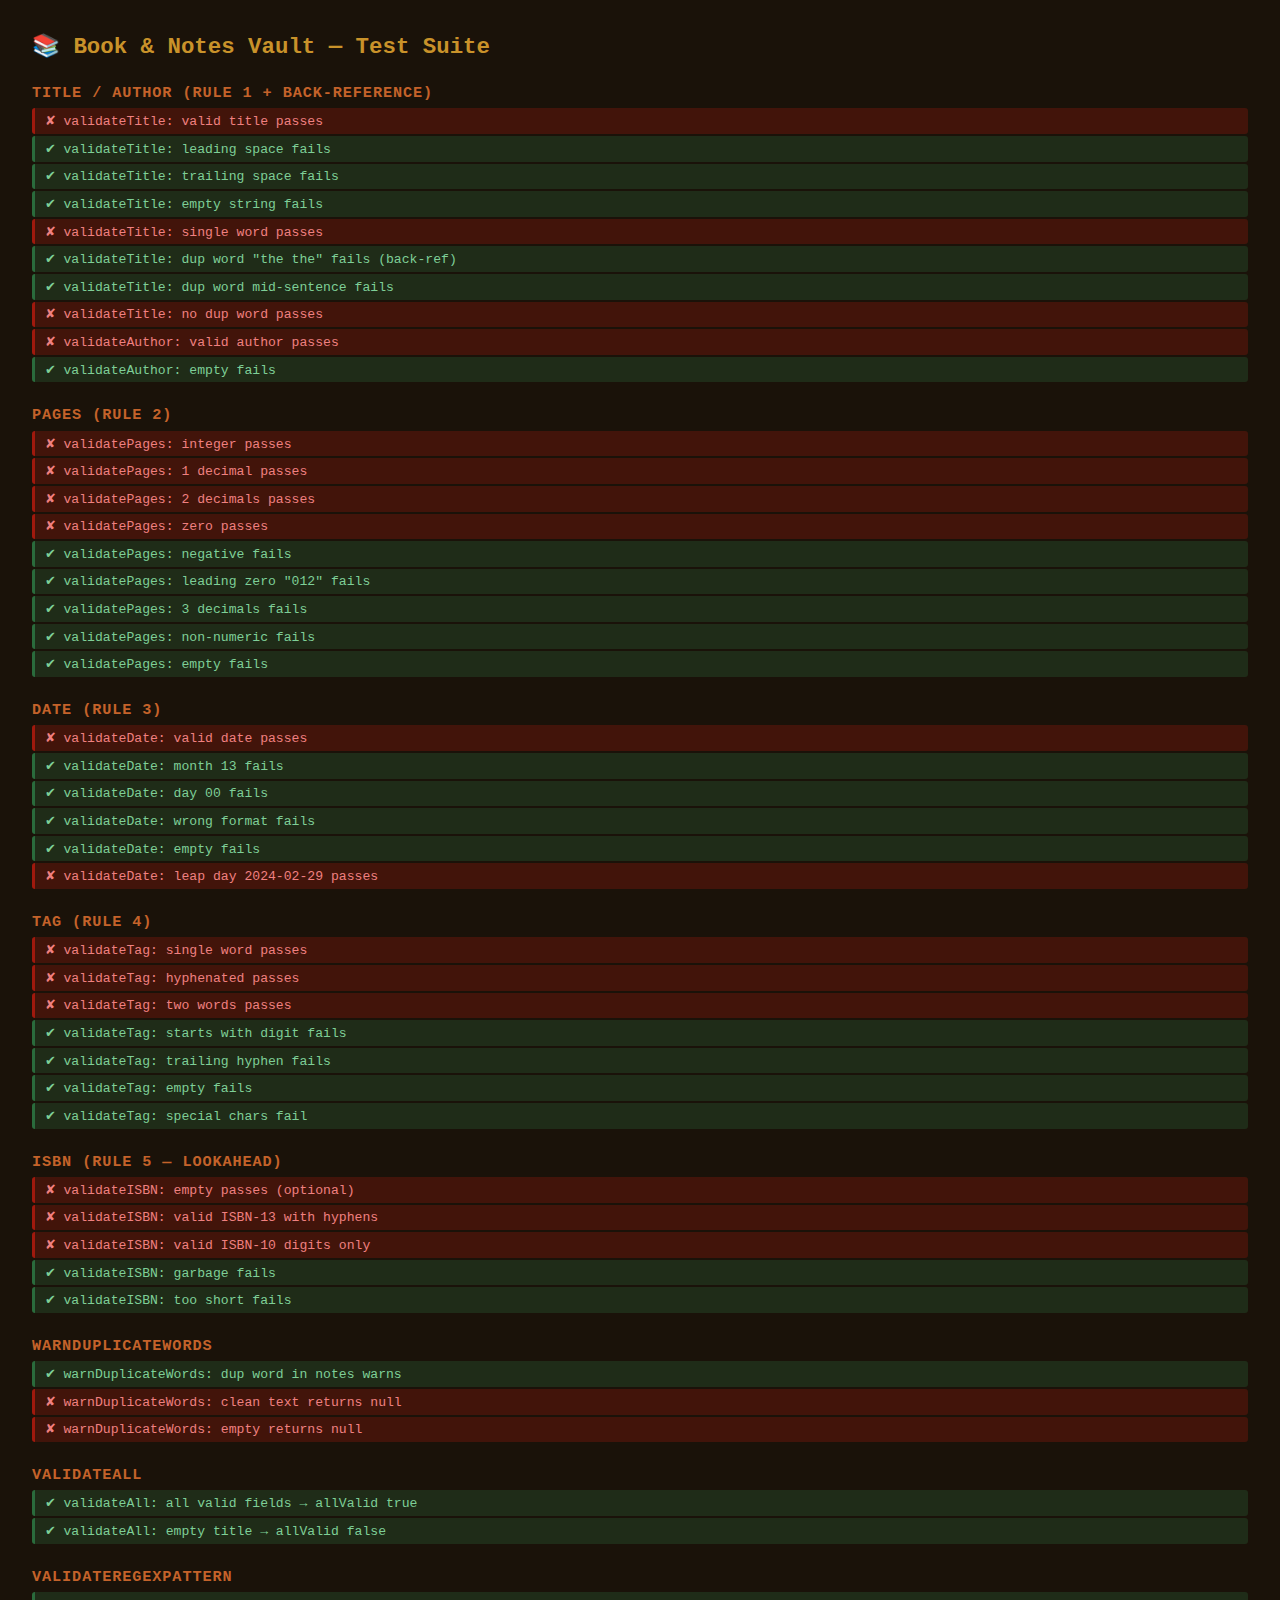
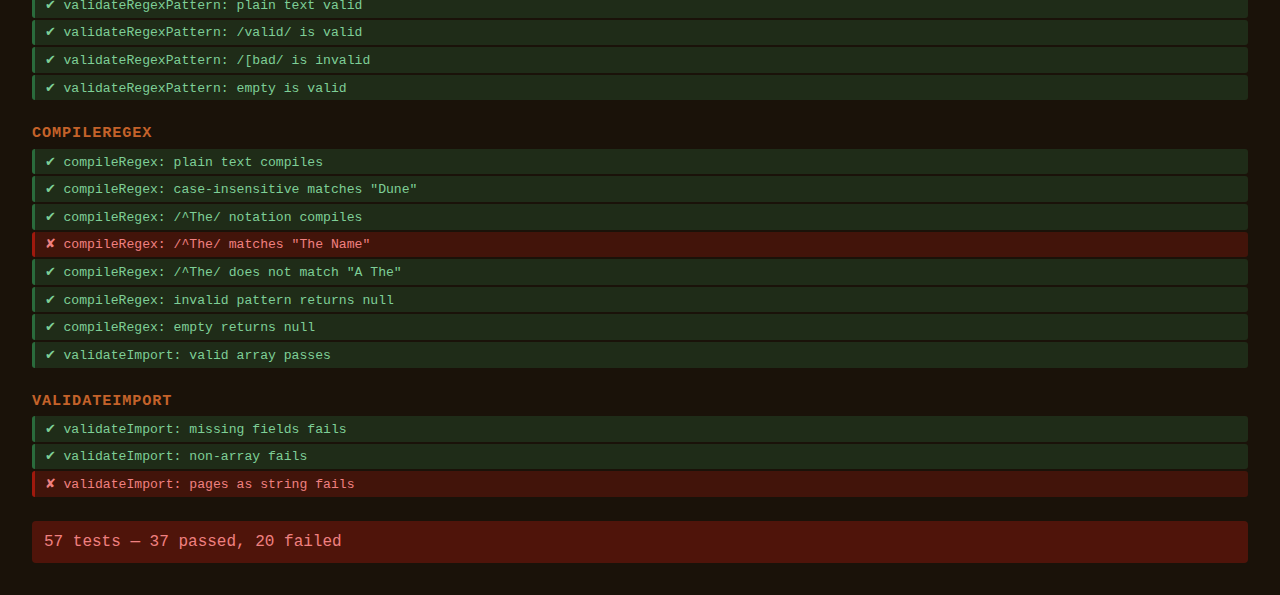
<file: tests.html>
<!DOCTYPE html>
<html lang="en">
<head>
  <meta charset="UTF-8"/>
  <meta name="viewport" content="width=device-width, initial-scale=1.0"/>
  <title>Book &amp; Notes Vault — Tests</title>
  <style>
    *{box-sizing:border-box;margin:0;padding:0}
    body{font-family:'Courier New',monospace;background:#1a1209;color:#e0d8c8;padding:2rem}
    h1{color:#c9922a;margin-bottom:1.5rem;font-size:1.4rem}
    h2{color:#c4622a;margin:1.5rem 0 0.4rem;font-size:.95rem;text-transform:uppercase;letter-spacing:.06em}
    .test{padding:.3rem .6rem;margin:2px 0;border-radius:3px;font-size:.82rem}
    .pass{background:rgba(42,107,60,.3);border-left:3px solid #2a6b3c;color:#7ecf97}
    .fail{background:rgba(160,25,13,.3);border-left:3px solid #a0190d;color:#f08080}
    #summary{margin-top:1.5rem;font-size:1rem;padding:.75rem;border-radius:4px}
    .all-pass{background:rgba(42,107,60,.4);color:#7ecf97}
    .has-fail{background:rgba(160,25,13,.4);color:#f08080}
  </style>
</head>
<body>
  <h1>📚 Book &amp; Notes Vault — Test Suite</h1>
  <div id="results"></div>
  <div id="summary"></div>

  <script type="module">
    import {
      validateTitle, validateAuthor, validatePages, validateDate, validateTag,
      validateISBN, warnDuplicateWords, validateAll,
      compileRegex, validateRegexPattern, validateImport
    } from './scripts/validators.js';

    const results = [];
    function assert(desc, cond) { results.push({ desc, pass: !!cond }); }

    /* ── Title / Author (Rule 1 + back-ref) ── */
    assert('validateTitle: valid title passes',              validateTitle('The Great Gatsby') === null);
    assert('validateTitle: leading space fails',             validateTitle(' Bad') !== null);
    assert('validateTitle: trailing space fails',            validateTitle('Bad ') !== null);
    assert('validateTitle: empty string fails',              validateTitle('') !== null);
    assert('validateTitle: single word passes',              validateTitle('Dune') === null);
    assert('validateTitle: dup word "the the" fails (back-ref)', validateTitle('The the Road') !== null);
    assert('validateTitle: dup word mid-sentence fails',     validateTitle('War war and Peace') !== null);
    assert('validateTitle: no dup word passes',              validateTitle('War and Peace') === null);
    assert('validateAuthor: valid author passes',            validateAuthor('Frank Herbert') === null);
    assert('validateAuthor: empty fails',                    validateAuthor('') !== null);

    /* ── Pages (Rule 2) ── */
    assert('validatePages: integer passes',                  validatePages('320') === null);
    assert('validatePages: 1 decimal passes',                validatePages('12.5') === null);
    assert('validatePages: 2 decimals passes',               validatePages('0.50') === null);
    assert('validatePages: zero passes',                     validatePages('0') === null);
    assert('validatePages: negative fails',                  validatePages('-5') !== null);
    assert('validatePages: leading zero "012" fails',        validatePages('012') !== null);
    assert('validatePages: 3 decimals fails',                validatePages('1.555') !== null);
    assert('validatePages: non-numeric fails',               validatePages('abc') !== null);
    assert('validatePages: empty fails',                     validatePages('') !== null);

    /* ── Date (Rule 3) ── */
    assert('validateDate: valid date passes',                validateDate('2025-09-25') === null);
    assert('validateDate: month 13 fails',                   validateDate('2025-13-01') !== null);
    assert('validateDate: day 00 fails',                     validateDate('2025-09-00') !== null);
    assert('validateDate: wrong format fails',               validateDate('25-09-2025') !== null);
    assert('validateDate: empty fails',                      validateDate('') !== null);
    assert('validateDate: leap day 2024-02-29 passes',       validateDate('2024-02-29') === null);

    /* ── Tag (Rule 4) ── */
    assert('validateTag: single word passes',                validateTag('Fiction') === null);
    assert('validateTag: hyphenated passes',                 validateTag('Sci-Fi') === null);
    assert('validateTag: two words passes',                  validateTag('Non Fiction') === null);
    assert('validateTag: starts with digit fails',           validateTag('123Fiction') !== null);
    assert('validateTag: trailing hyphen fails',             validateTag('Fiction-') !== null);
    assert('validateTag: empty fails',                       validateTag('') !== null);
    assert('validateTag: special chars fail',                validateTag('Sci@Fi') !== null);

    /* ── ISBN (Rule 5 — lookahead) ── */
    assert('validateISBN: empty passes (optional)',          validateISBN('') === null);
    assert('validateISBN: valid ISBN-13 with hyphens',       validateISBN('978-0-7564-0407-9') === null);
    assert('validateISBN: valid ISBN-10 digits only',        validateISBN('0141018097') === null);
    assert('validateISBN: garbage fails',                    validateISBN('notanisbn') !== null);
    assert('validateISBN: too short fails',                  validateISBN('978-0-75') !== null);

    /* ── warnDuplicateWords ── */
    assert('warnDuplicateWords: dup word in notes warns',    warnDuplicateWords('I saw the the cat') !== null);
    assert('warnDuplicateWords: clean text returns null',    warnDuplicateWords('Clean notes here') === null);
    assert('warnDuplicateWords: empty returns null',         warnDuplicateWords('') === null);

    /* ── validateAll ── */
    const valid = validateAll({ title:'Dune', author:'Herbert', pages:'688',
                                dateAdded:'2025-09-20', tag:'Sci-Fi', isbn:'', notes:'' });
    assert('validateAll: all valid fields → allValid true',  valid.allValid === true);
    const invalid = validateAll({ title:'', author:'Herbert', pages:'688',
                                  dateAdded:'2025-09-20', tag:'Sci-Fi', isbn:'', notes:'' });
    assert('validateAll: empty title → allValid false',      invalid.allValid === false);

    /* ── validateRegexPattern ── */
    assert('validateRegexPattern: plain text valid',         validateRegexPattern('hello').valid);
    assert('validateRegexPattern: /valid/ is valid',         validateRegexPattern('/^hello$/').valid);
    assert('validateRegexPattern: /[bad/ is invalid',        !validateRegexPattern('/[bad/').valid);
    assert('validateRegexPattern: empty is valid',           validateRegexPattern('').valid);

    /* ── compileRegex ── */
    const re1 = compileRegex('dune', false);
    assert('compileRegex: plain text compiles',              re1 !== null);
    assert('compileRegex: case-insensitive matches "Dune"',  re1?.test('Dune'));

    const re2 = compileRegex('/^The/', false);
    assert('compileRegex: /^The/ notation compiles',         re2 !== null);
    assert('compileRegex: /^The/ matches "The Name"',        re2?.test('The Name'));
    assert('compileRegex: /^The/ does not match "A The"',    !re2?.test('A The'));

    const re3 = compileRegex('/[unclosed/', false);
    assert('compileRegex: invalid pattern returns null',     re3 === null);

    const reNull = compileRegex('');
    assert('compileRegex: empty returns null',               reNull === null);

    /* ── validateImport ── */
    const now = new Date().toISOString();
    const good = [{ id:'book_1', title:'T', author:'A', pages:100, tag:'X',
                    dateAdded:'2025-01-01', createdAt:now, updatedAt:now }];
    const bad  = [{ id:'book_1', title:'T' }]; // missing fields

    assert('validateImport: valid array passes',             validateImport(good).valid);
    assert('validateImport: missing fields fails',           !validateImport(bad).valid);
    assert('validateImport: non-array fails',                !validateImport({}).valid);
    assert('validateImport: pages as string fails',          !validateImport([{...good[0], pages:'320'}]).valid);

    /* ── Render ── */
    const container = document.getElementById('results');
    let pass = 0, fail = 0;

    const suites = [
      ['Title / Author (Rule 1 + back-reference)', 0, 10],
      ['Pages (Rule 2)', 10, 19],
      ['Date (Rule 3)', 19, 25],
      ['Tag (Rule 4)', 25, 32],
      ['ISBN (Rule 5 — lookahead)', 32, 37],
      ['warnDuplicateWords', 37, 40],
      ['validateAll', 40, 42],
      ['validateRegexPattern', 42, 46],
      ['compileRegex', 46, 54],
      ['validateImport', 54, 58],
    ];

    suites.forEach(([name, from, to]) => {
      const h2 = document.createElement('h2');
      h2.textContent = name;
      container.appendChild(h2);
      results.slice(from, to).forEach(t => {
        const div = document.createElement('div');
        div.className = 'test ' + (t.pass ? 'pass' : 'fail');
        div.textContent = (t.pass ? '✔ ' : '✘ ') + t.desc;
        container.appendChild(div);
        t.pass ? pass++ : fail++;
      });
    });

    const summary = document.getElementById('summary');
    summary.textContent = `${pass + fail} tests — ${pass} passed, ${fail} failed`;
    summary.className = fail === 0 ? 'all-pass' : 'has-fail';
  </script>
</body>
</html>
</file>
